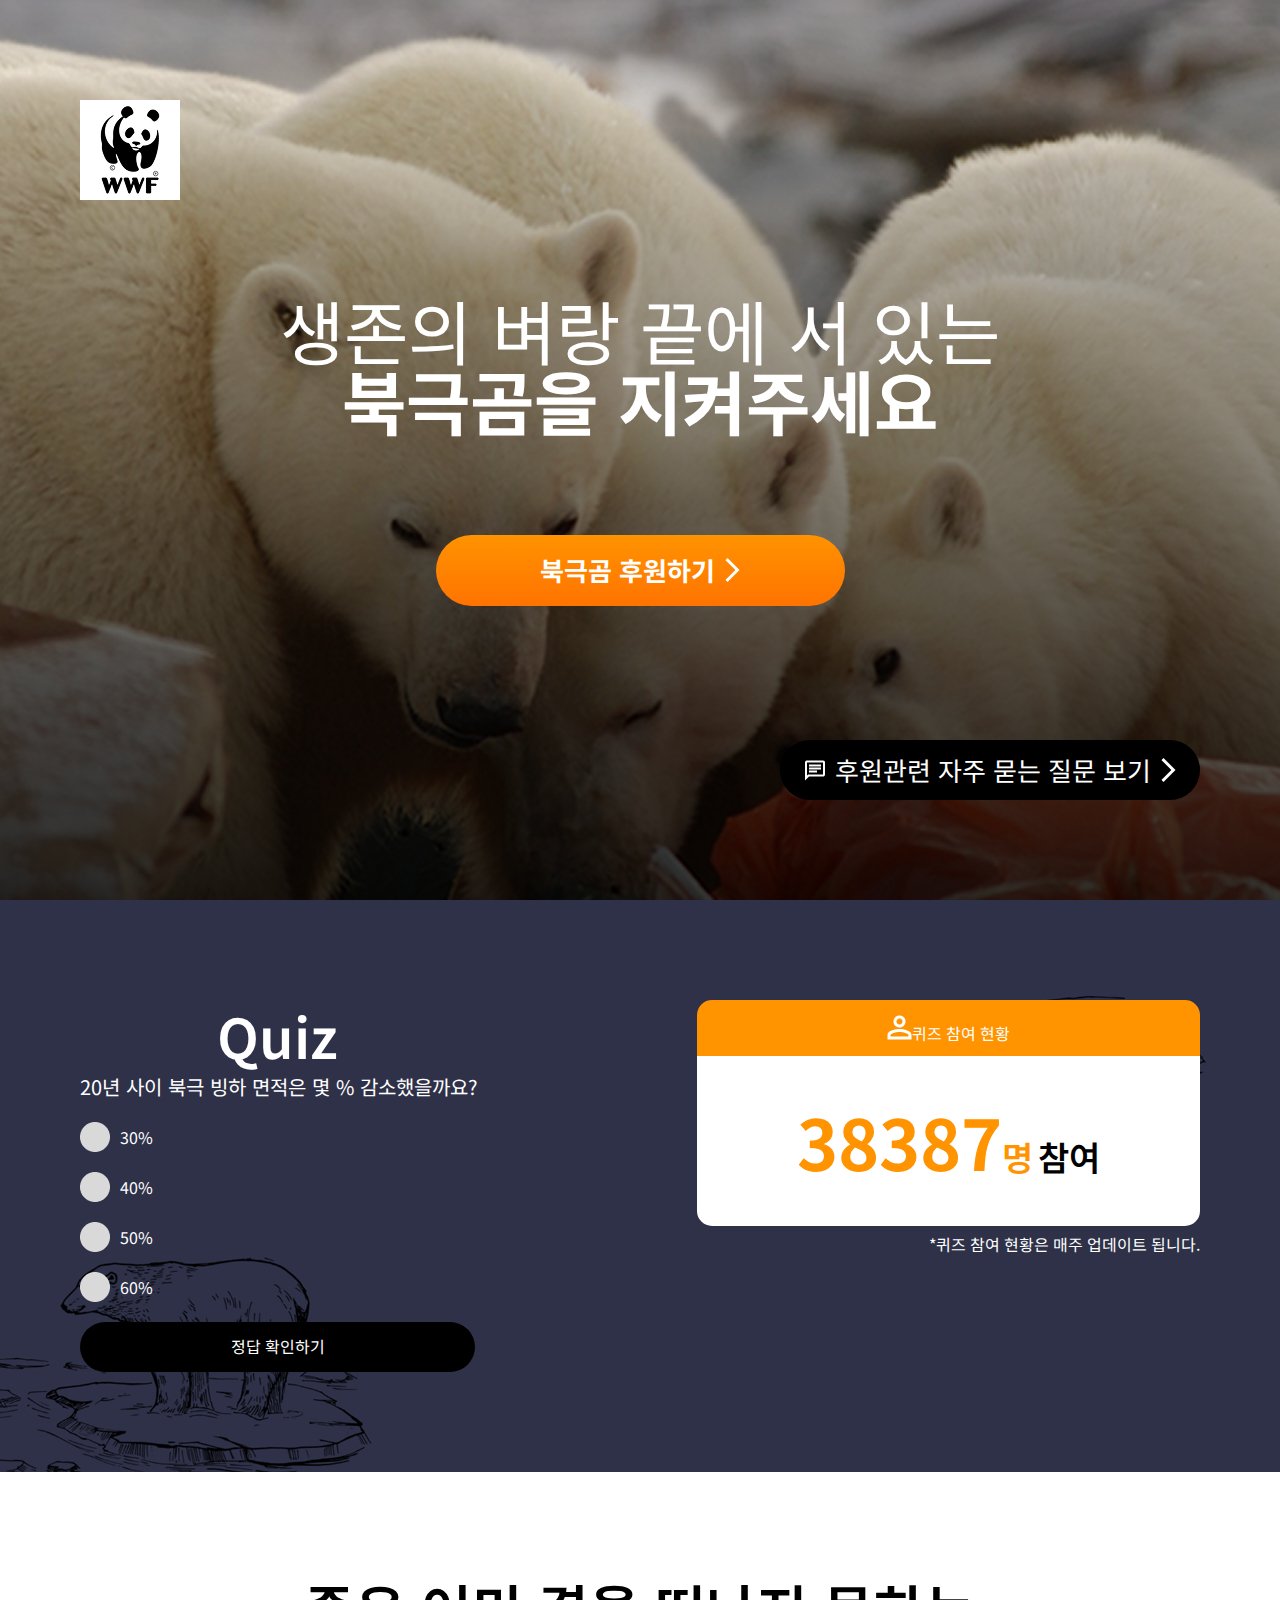
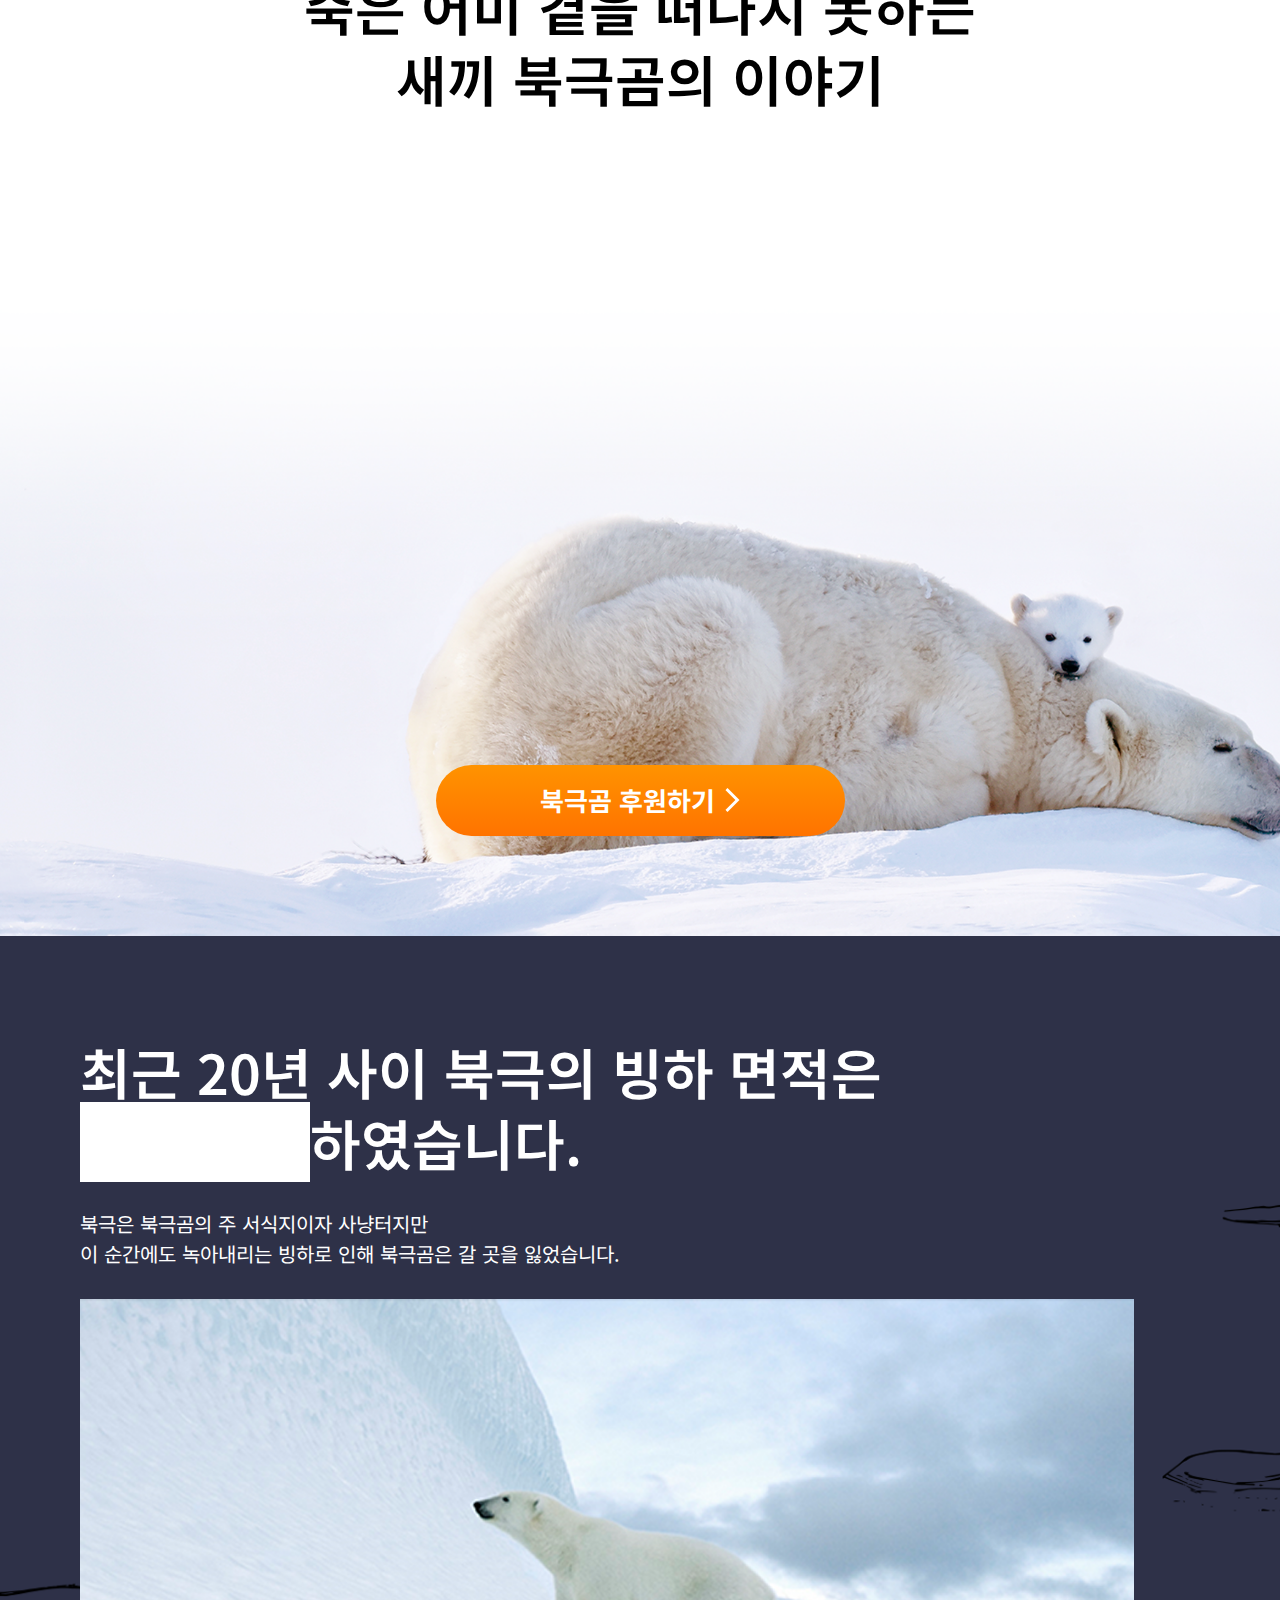
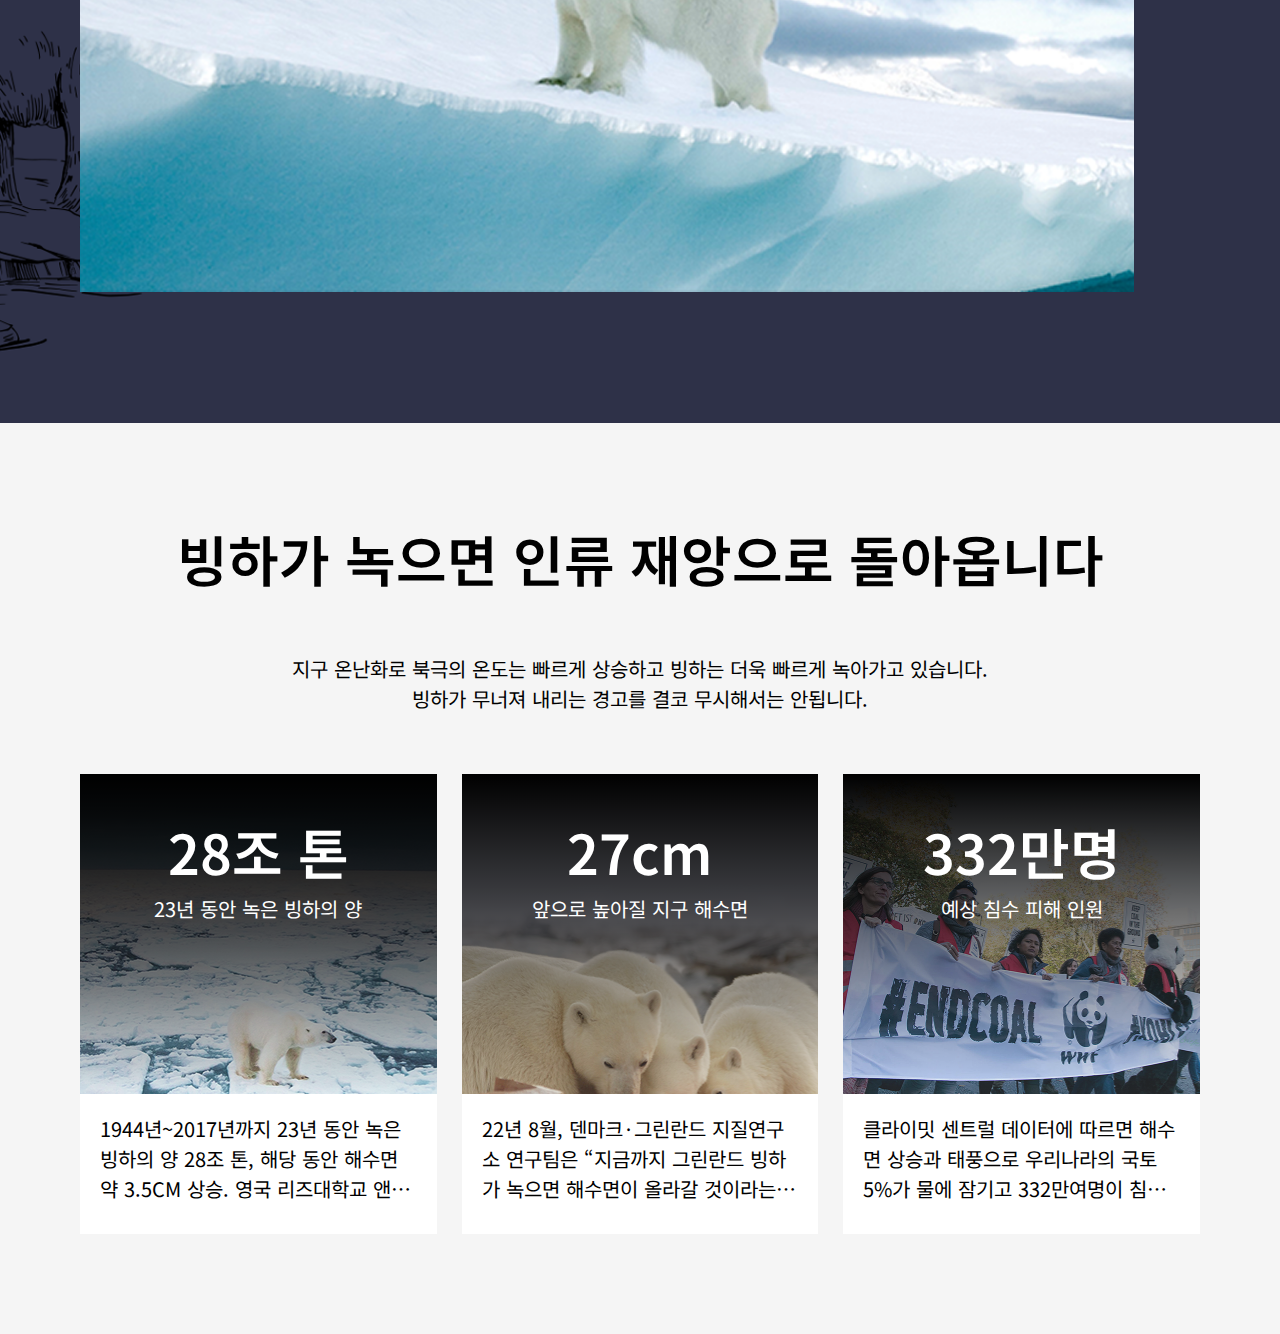
<file: index.html>
<!DOCTYPE html>
<html lang="ko">
<head>
    <meta charset="UTF-8">
    <meta name="viewport" content="width=device-width, initial-scale=1.0">
    <meta name="description" content="WWF는 1961년에 설립된 세계 최대 비영리 환경보전 기관으로, 세계 100여 개국에서 600만 후원자들과 함께. 활발히 활동하고 있습니다.">
    <meta name="keywords" content="북극곰보호, 북극곰, WWF, 지구온난화, 북극곰보전, 환경보전">
    <title>WWF 북극곰 보호 캠페인</title>
    <!-- css 및 favicon 연결 -->
    <link rel="shortcut icon" href="./images/logo.png" type="image/x-icon">
    <link rel="stylesheet" href="./styles/reset.css">
    <link rel="stylesheet" href="./styles/common.css">
    <link rel="stylesheet" href="./styles/index.css">
    <link rel="stylesheet" href="./styles/responsive.css">
    <!-- 웹 글꼴 -->
    <link rel="preconnect" href="https://fonts.googleapis.com">
    <link rel="preconnect" href="https://fonts.gstatic.com" crossorigin>
    <link href="https://fonts.googleapis.com/css2?family=Montserrat:ital,wght@0,100..900;1,100..900&family=Noto+Sans+KR:wght@100..900&display=swap" rel="stylesheet">
</head>
<body>
    <!-- 전체 묶음 -->
    <div id="wrap">
        <!-- --------------------------------------1행---------------------------------- -->
        <div class="row1 bg">
            <div class="container" id="visual">
                <h1 class="logo"><a href="#"><img src="./images/logo.png" alt="공식 홈페이지 이동"></a></h1>
                <h1 class="title">
                    생존의 벼랑 끝에 서 있는<br>
                    <em>북극곰을 지켜주세요</em>
                </h1>
                <a href="#" class="donate_btn">북극곰 후원하기<img src="./images/arrow_forward_ios.png" alt="#"></a>
                <a href="#" class="qna_btn"><img src="./images/icon_chat.png" alt="#" class="chat"><span>후원관련 자주 묻는 질문 보기</span><img src="./images/arrow_forward_ios.png" alt="#"></a>
            </div>
        </div>
        <!-- --------------------------------------2행---------------------------------- -->
        <div class="row2 bg">
            <ul class="container" id="quiz">
                <li class="quiz_list">
                    <h2>Quiz</h2>
                    <p>20년 사이 북극 빙하 면적은 몇 % 감소했을까요?</p>
                    <form action="#" method="post" name="quiz_Frm">
                        <ul class="list">
                            <li><input type="radio" name="quiz_q" id="q30" value="q30"><label for="q30">30%</label></li>
                            <li><input type="radio" name="quiz_q" id="q40" value="q40"><label for="q40">40%</label></li>
                            <li><input type="radio" name="quiz_q" id="q50" value="q50"><label for="q50">50%</label></li>
                            <li><input type="radio" name="quiz_q" id="q60" value="q60"><label for="q60">60%</label></li>
                        </ul>
                        <button type="button" id="quiz_answer_btn"><span>정답 확인하기</span></button>
                    </form>
                </li>
                <li class="quiz_current">
                    <dl class="status">
                        <dt><img src="./images/icon_per.png" alt=""><span>퀴즈 참여 현황</span></dt>
                        <dd><em>38387</em><span>명</span>참여</dd>
                    </dl>
                    <p>*퀴즈 참여 현황은 매주 업데이트 됩니다.</p>
                </li>
            </ul>
        </div>
        <!-- --------------------------------------3행---------------------------------- -->
        <div class="row3 bg">
            <div class="container" id="story">
                <h2>죽은 어미 곁을 떠나지 못하는<br>
                새끼 북극곰의 이야기</h2>
                <iframe width="1310" height="737" src="https://www.youtube.com/embed/J6j7j2pxRII?mute=1&autoplay=1&loop=1&controls=0&playlist=J6j7j2pxRII" title="북극곰 타라 캠페인" frameborder="0" allow="accelerometer; autoplay; clipboard-write; encrypted-media; gyroscope; picture-in-picture; web-share" referrerpolicy="strict-origin-when-cross-origin" allowfullscreen></iframe>
                <a href="#" class="donate_btn">북극곰 후원하기<img src="./images/arrow_forward_ios.png" alt="#"></a>
            </div>
        </div>
        <!-- --------------------------------------4행---------------------------------- -->
        <div class="row4 bg">
            <div class="container" id="reduce">
                <h2>최근 20년 사이 북극의 빙하 면적은<br><em>50% 감소</em>하였습니다.</h2>
                <p>북극은 북극곰의 주 서식지이자 사냥터지만<br>
                이 순간에도 녹아내리는 빙하로 인해 북극곰은 갈 곳을 잃었습니다.</p>
                <p>
                    <img src="./images/50_bear.png" alt="녹아가는 빙하 위에서 갈 곳을 잃은 북극곰">
                </p>
            </div>
        </div>
        <!-- --------------------------------------5행---------------------------------- -->
        <div class="row5 bg">
            <div class="container" id="crime">
                <h2>빙하가 녹으면 인류 재앙으로 돌아옵니다</h2>
                <p>지구 온난화로 북극의 온도는 빠르게 상승하고 빙하는 더욱 빠르게 녹아가고 있습니다.<br>
                빙하가 무너져 내리는 경고를 결코 무시해서는 안됩니다.</p>
                <ul class="card_list">
                    <li class="card">
                        <dl>
                            <dt>28조 톤</dt>
                            <dd>23년 동안 녹은 빙하의 양</dd>
                        </dl>
                        <p>1944년~2017년까지 23년 동안 녹은 빙하의 양 28조 톤, 해당 동안 해수면 약 3.5CM 상승. 영국 리즈대학교 앤드루 셰퍼드 교수는 “해수면이 1cm 높아질 때 600만명이 터전을 잃는다” 라고 했습니다.</p>
                    </li>
                    <li class="card">
                        <dl>
                            <dt>27cm</dt>
                            <dd>앞으로 높아질 지구 해수면</dd>
                        </dl>
                        <p>22년 8월, 덴마크·그린란드 지질연구소 연구팀은 “지금까지 그린란드 빙하가 녹으면 해수면이 올라갈 것이라는 결과가 나왔지만 27cm는 지금껏 나온 예측치의 두배 수준” 이라고 말했습니다.</p>
                    </li>
                    <li class="card">
                        <dl>
                            <dt>332만명</dt>
                            <dd>예상 침수 피해 인원</dd>
                        </dl>
                        <p>클라이밋 센트럴 데이터에 따르면 해수면 상승과 태풍으로 우리나라의 국토 5%가 물에 잠기고 332만여명이 침수 피해 가능성이 있다고 예측됩니다.</p>
                    </li>
                </ul>
            </div>
        </div>
    </div>
</body>
</html>
</file>
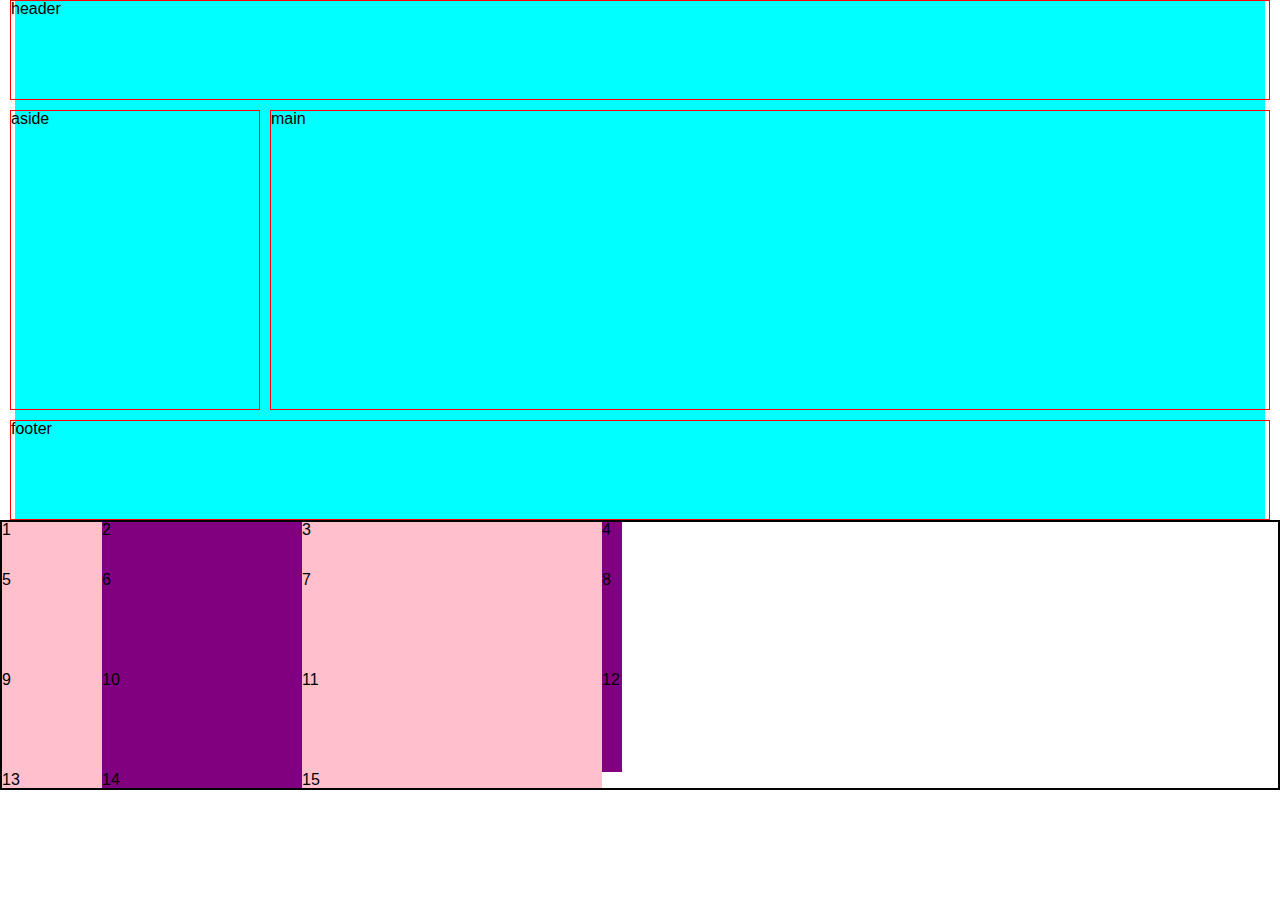
<file: grid.html>
<!DOCTYPE html>
<html lang="en">
<head>
    <meta charset="UTF-8">
    <meta name="viewport" content="width=device-width, initial-scale=1.0">
    <title>grid | css</title>
    <link rel="stylesheet" href="./styles/reset.css">
    <style>
        #root {background: aqua;
        display: grid;
        grid-template-areas: 
        'header header'
        'aside main'
        'footer footer';
        width: 1250px;
        margin: 0 auto;
        grid-template-rows: 100px 300px 100px;
        grid-template-columns: 250px 1000px;
        justify-content: center;
        gap: 10px;
    }
        #root *{border: 1px red solid;}
        #root header {grid-area:header;}
        #root aside {grid-area:aside;}
        #root main {grid-area:main}
        #root footer {grid-area: footer;}





        /* ------------------- */
        .grid {
            border:2px solid #000;
            display: grid; grid-template-columns: 100px 200px 300px 20px;
            grid-template-rows: 50px repeat(2 , 100px);
        }
        .grid li {background: purple;}
        .grid li:nth-child(odd) {background: pink;}
    </style>
</head>
<body>
    <div id="root">
        <header>
            header
        </header>
        <aside>
            aside
        </aside>
        <main>
            main
        </main>
        <footer>
            footer
        </footer>
    </div>
    <ul class="grid">
        <li>1</li>
        <li>2</li>
        <li>3</li>
        <li>4</li>
        <li>5</li>
        <li>6</li>
        <li>7</li>
        <li>8</li>
        <li>9</li>
        <li>10</li>
        <li>11</li>
        <li>12</li>
        <li>13</li>
        <li>14</li>
        <li>15</li>
    </ul>
</body>
</html>
</file>
<file: styles/common.css>
:root {
    /* 색상 */
    --color-white:#fff;
    --color-black:#000;
    --color-f5gray: #f5f5f5;
    --color-vivid_orange1: #ff7300;
    --color-pale_orange2: #ff9300;

    /* 글꼴 -desktop */

    --d-title-70: 4.375rem;
    --d-subtitle-55: 3.438rem;
    --d-content-20: 1.25rem;
    --d-donate-34: 2.125rem;
    --d-qna-26: 1.625rem;

    /* 글꼴 -tablet */

    --t-title-50: 3.125rem;
    --t-subtitle-40: 2.5rem;
    --t-content-16: 1rem;
    --tm-donate-22: 1.375rem;
    --tm-qna-20: 1.25rem;

    /* 글꼴 -mobile */

    --m-title-30: 1.875rem;
    --m-subtitle-25: 1.563rem;
    --m-content-14: 0.875rem;

    /* 행간 */
    --line-150: 1.5;
    --line-130: 1.3;

    /* 자간 */
    --letter-minus2:-0.02;

    /* 굵기 */
    --weight-medium:500;
    --weight-semibold:600;
    --weight-bold:700;
}

/* 공통 common.css */

#wrap .bg {
    background-repeat: no-repeat;
    background-size: cover;
    background-position: center;
    padding: 100px 80px;}
 /* 반복되는 백그라운드 너비 위치 등등 */
#wrap .bg .container {
    max-width: 1250px; min-width: 320px;
    margin: 0 auto;
    height: 100vh;
}


#wrap .bg .container .donate_btn {
    background: linear-gradient(var(--color-pale_orange2),var(--color-vivid_orange1));
    border-radius: 50px;
    width: 409px;
    height: 71px;
    display: flex;
    flex-flow: row nowrap;
    justify-content: center;
    align-items: center;
    padding : 20px;
    font-weight: var(--weight-bold);
    font-size: var(--d-qna-26);
    color: var(--color-white);
    gap: 10px;
}

#wrap .bg .container .donate_btn img {
    
}
#wrap .bg .container h2 {
    text-align: center;
    font-size: var(--d-subtitle-55);
    line-height: var(--line-130);
    font-weight: var(--weight-semibold);
    letter-spacing: var(--letter-minus2,0);
}
#wrap .bg .container h2+p {
    font-size: var(--d-content-20);
    line-height: var(--line-150);
}
</file>
<file: styles/index.css>
#wrap {}
/* ========================================1행 main======================================== */

#wrap .row1 {
    background-image: url(../images/main_bg.png);
    position: relative;
    padding: 0 80px
}
#wrap .row1::after {
    content: '';
    display: block;
    width:100% ; height: 100%;
    background: linear-gradient(transparent, rgba(0,0,0,0.8));
    position:absolute;
    left:0;
    top:0;
    z-index:100; /* position 선택속성 */
}
#wrap .row1 #visual {
    position: relative;
    display: flex;
    flex-flow: column nowrap;
    justify-content: center;
    align-items: center;
    z-index: 200;
    gap: 100px;
}
#wrap .row1 #visual .logo {
    position: absolute;
    left: 0;
    top : 100px;
}
#wrap .row1 #visual .logo a {
}
#wrap .row1 #visual .logo a  img {}
#wrap .row1 #visual .title {
    color: var(--color-white);
    font-size: var(--d-title-70);
    text-align: center;
}
#wrap .row1 #visual .title em {
    font-weight: var(--weight-bold);
}
#wrap .row1 #visual .donate_btn {
    
}
#wrap .row1 #visual .donate_btn img {
}
#wrap .row1 #visual .title em {}
#wrap .row1 #visual .qna_btn {
    color: var(--color-white);
    width: 420px;
    height: 60px;
    background-color: var(--color-black);
    border-radius: 30px;
    font-size: var(--d-qna-26);
    display: flex;
    flex-flow: row nowrap;
    justify-content: center;
    align-items: center;
    gap: 10px;
    position: absolute;
    right: 0;
    bottom: 100px;
}
#wrap .row1 #visual .qna_btn img {}
#wrap .row1 #visual .qna_btn span {}

/* ========================================2행 quiz======================================== */

#wrap .row2 {
    background-image: url(../images/quiz_bg.png);
}
#wrap .row2 #quiz {}
#wrap .row2 #quiz {
    display: grid;
    grid-template-areas:
    'A B';
    grid-template-columns: repeat(2, 1fr);
    height: max-content;
    color: var(--color-white);
}
#wrap .row2 #quiz > * {
}

/* 2행 - 1 */
#wrap .row2 #quiz .quiz_list {grid-area:A;
}
#wrap .row2 #quiz .quiz_list h2 {
    width: 395px;
}
#wrap .row2 #quiz .quiz_list p {
    margin-bottom: 20px;
}
#wrap .row2 #quiz .quiz_list form {
}
#wrap .row2 #quiz .quiz_list form .list {}
#wrap .row2 #quiz .quiz_list form .list li {/* 
    display: flex;
    flex-wrap: row nowrap;
    justify-content: flex-start;
    align-items: center; */
    line-height: 30px;
    padding-bottom: 20px;
}
#wrap .row2 #quiz .quiz_list form .list li:last-child {
    padding-bottom: 0px;
}
#wrap .row2 #quiz .quiz_list form .list li input {}
#wrap .row2 #quiz .quiz_list form .list li input[id^=q] {display:none;}
#wrap .row2 #quiz .quiz_list form .list li input[id^=q]:checked+label {
    background-image: url(../images/check_on.png);
}
#wrap .row2 #quiz .quiz_list form .list li > label {
    background-image: url(../images/check_off.png);
    background-repeat: no-repeat;
    padding-left: 40px;
    line-height: 30px;
    display: inline-block;
}
#wrap .row2 #quiz .quiz_list form #quiz_answer_btn {
    background-color: var(--color-black);
    line-height: var(--line-130);
    width: 395px;
    height: 50px;
    border-radius: 25px;
    margin-top: 20px;
}
#wrap .row2 #quiz .quiz_list form #quiz_answer_btn span {
    color: var(--color-white);
    line-height: var(--line);
}

/* 2행 - 2 */
#wrap .row2 #quiz .quiz_current {grid-area:B;

}
#wrap .row2 #quiz .quiz_current .status {
    width: max-content;
    height: max-content;
    float: right;
}
#wrap .row2 #quiz .quiz_current .status dt {
    background:linear-gradient(var(--color-pale_orange2,--color-vivid_orange1));
    text-align: center;
    padding: 15px 0;
    border-top-left-radius: 15px;
    border-top-right-radius: 15px;
}
#wrap .row2 #quiz .quiz_current .status dt img {}
#wrap .row2 #quiz .quiz_current .status dt img span {}
#wrap .row2 #quiz .quiz_current .status dd {
    padding: 50px 100px;
    background:var(--color-white);
    border-bottom-left-radius: 15px;
    border-bottom-right-radius: 15px;
    font-size: var(--d-donate-34);
    color: var(--color-black);
    font-weight: var(--weight-semibold);
}
#wrap .row2 #quiz .quiz_current .status dd em {
    font-size: var(--d-title-70);
    color: var(--color-pale_orange2);
    font-weight: var(--weight-bold);
}
#wrap .row2 #quiz .quiz_current .status dd span {
    color: var(--color-pale_orange2);
    font-weight: var(--weight-semibold);
    font-size: var(--d-donate-34);
    margin-right: 5px;
}
#wrap .row2 #quiz .quiz_current p { 
    clear:both;
    float: right;
    margin-top: 10px;
}

/* ========================================3행 video======================================== */

#wrap .row3 {background-image: url(../images/video_bg.png);}
#wrap .row3 .container {
    display: flex;
    flex-flow: column nowrap;
    justify-content: center;
    align-items: center;
    height: max-content;
}
#wrap .row3 .container h2 {
    font-weight: var(--weight-semibold);
    margin: 0 0 50px;
}
#wrap .row3 .container iframe {
    width: 1000px;
    height: 550px;
    margin: 0 0 50px;
}
#wrap .row3 .container .donate_btn {
}
#wrap .row3 .container .donate_btn img {}

/* ========================================4행 reduce======================================== */

#wrap .row4 {background-image: url(../images/50_bg.png);}

#wrap .row4 #reduce {color: var(--color-white);
    height: 100%
}
#wrap .row4 #reduce h2 {
    text-align: left;
    margin-bottom: 30px;
}

#wrap .row4 #reduce h2 em {
    position: relative;
}

#wrap .row4 #reduce h2 em::after {
    content: ''; display: inline-block;
    background-color: var(--color-white);
    position: absolute;
    left: 0; top: 0; width: 100%; height: 100%;
    z-index: 10;
}
#wrap .row4 #reduce h2 em span {
    font-weight: var(--weight-bold);
    color: var(--color-black);
    z-index: 11; position: relative;
}
#wrap .row4 #reduce p{margin-bottom: 30px;}
#wrap .row4 #reduce p img{
    object-fit: cover;
    height: 593px;
}

/* ========================================5행 crisis======================================== */

#wrap .row5 {background-color: var(--color-f5gray);}
#wrap .row5 .container {
    height: max-content;
    display: flex;
    flex-flow: column nowrap;
    justify-content: center;
    align-items: center;
    gap: 60px;
}
#wrap .row5 .container h2 {}

#wrap .row5 .container h2+p {
    /* width: 300px;
    white-space: nowrap;
    overflow: hidden;
    text-overflow: ellipsis; */
}
/* 한줄 말줄임 처리(br제거) */

#wrap .row5 .container h2+p br {}

#wrap .row5 .container > p {
    font-size: var(--d-content-20);
    text-align: center;
}
#wrap .row5 .container .card_list {
    display: grid;
    width: 100%;
    grid-template-columns: repeat(3, 1fr); gap: 25px;

}
#wrap .row5 .container .card_list .card {
    padding-bottom: 30px;
    background-color: var(--color-white);
}

#wrap .row5 .container .card_list .card dl::after {
    background: linear-gradient(var(--color-black), transparent);
    content: ''; display: block;
    position: absolute; left: 0; top: 0; width: 100%; height: 100%;
    z-index: 90;
}

#wrap .row5 .container .card_list .card dl {
    /* display: flex;
    flex-flow: column nowrap;
    justify-content: center;
    align-items: center; */
    text-align: center;
    padding-top: 50px;
    max-width: 400px;
    height: 320px;
    position: relative;
    color: var(--color-white);
}
#wrap .row5 .container .card_list .card dl dt {
    z-index: 100;
    font-size: var(--d-subtitle-55);
    font-weight: var(--weight-semibold);
    margin-bottom: 20px;
    position: relative;
}
#wrap .row5 .container .card_list .card dl dd {
    z-index: 100;
    font-size: var(--d-content-20);
    position: relative;
}
#wrap .row5 .container .card_list .card p {
    padding: 20px 20px 0;
    max-height: 100%;
    line-height: var(--line-150);
    font-size: var(--d-content-20);
    letter-spacing: var(--letter-minus2);
    
    
    overflow: hidden;
    display: -webkit-box;
    -webkit-line-clamp: 3;
    -webkit-box-orient: vertical;
    text-overflow: ellipsis;
}

/* card -1 */

#wrap .row5 .container .card_list .card:nth-child(1) {}
#wrap .row5 .container .card_list .card:nth-child(1) dl {
    background-image: url(../images/card_crisis_1.png) ;
}
#wrap .row5 .container .card_list .card:nth-child(1) dl dt {}
#wrap .row5 .container .card_list .card:nth-child(1) dl dd {}
#wrap .row5 .container .card_list .card:nth-child(1) p {}

/* card -2 */

#wrap .row5 .container .card_list .card:nth-child(2) {}
#wrap .row5 .container .card_list .card:nth-child(2) dl{
    background-image: url(../images/card_crisis_2.png);
}
#wrap .row5 .container .card_list .card:nth-child(2) dl dt {}
#wrap .row5 .container .card_list .card:nth-child(2) dl dd {}
#wrap .row5 .container .card_list .card:nth-child(2) p {}

/* card -3 */

#wrap .row5 .container .card_list .card:nth-child(3) {}
#wrap .row5 .container .card_list .card:nth-child(3) dl {
    background-image: url(../images/card_crisis_3.png);
}
#wrap .row5 .container .card_list .card:nth-child(3) dl dt {}
#wrap .row5 .container .card_list .card:nth-child(3) dl dd {}
#wrap .row5 .container .card_list .card:nth-child(3) p {
}
</file>
<file: styles/responsive.css>
/* 태블릿 */
@media screen and (max-width:1250px) {
    /* 전체 너비가 가변형, 좌우 여백 80px */
    /* 공통 */
    #wrap .bg .container h2 {
        font-size: var(--t-subtitle-40);
    }
    #wrap .bg {padding: 100px 80px;}
    /* ======================= 1행 ======================= */
    #wrap .row1 {padding: 0 80px;}
    #wrap .row1 #visual .title {font-size: var(--t-title-50);}
    #wrap .bg .container .donate_btn {
        font-size:var(--tm-donate-22);
        width: 300px;
        height: 60px;
        padding: 20px;

    }
    #wrap .bg .container .donate_btn img {
        height: 22px;
        transform: translateY(2px);
    }
    #wrap .row1 #visual .qna_btn {
        font-size: var(--tm-qna-20);
    }
    /* ======================= 2행 ======================== */
    #wrap .bg .container h2+p {
        font-size: var(--t-content-16);
    }
    #wrap .row2 #quiz .quiz_current .status dt {
        font-size: var(--tm-donate-22);
    }
    #wrap .row2 #quiz .quiz_current .status dt img {
        width: 24px;
        height: 24px;
        margin-right: 10px;
        transform: translateY(3px);
    }

    #wrap .row2 #quiz .quiz_list form #quiz_answer_btn {
        width: 300px;
        height: 50px;
    }
    #wrap .row2 #quiz .quiz_current .status dd {
        font-size: var(--tm-donate-22);
        padding: 50px;
    }
    #wrap .row2 #quiz .quiz_current .status dd em{
        font-size:var(--t-subtitle-40)
    }
    #wrap .row2 #quiz .quiz_current .status dd span {
        font-size: var(--tm-donate-22);
    }
    #wrap .row2 #quiz .quiz_current p {
        font-size: var(--t-content-16);
    }

    /* ======================= 3행 ======================== */
    #wrap .row3 .container h2 {
    }
    #wrap .row3 .container iframe {
        width: 100%;
        height:486px ;
    }
    /* ======================= 4행 ======================== */
    #wrap .row4 #reduce p img{
        width: 100%;
    }
    /* ======================= 5행 ======================== */
    #wrap .row5 .container .card_list .card dl {
        padding: 50px 0;
    }
    #wrap .row5 .container .card_list .card dl dt {
        font-size: var(--t-subtitle-40);
    }
    #wrap .row5 .container .card_list .card dl dd {
        font-size: var(--t-content-16);
    }
    #wrap .row5 .container .card_list .card p {
        font-size: var(--t-content-16);
    }
}

/* ================= 모바일 ================ */
@media screen and (max-width:849px) {
    /* ======================= 공통 ======================= */
    #wrap .bg {
        padding: 50px 15px;
        min-width: 320px;
    }
    #wrap .bg .container h2 {
        font-size: var(--m-subtitle-25);
    }
    /* ======================= 1행 ======================= */
    #wrap .row1 {padding: 0 15px;}
    #wrap .row1 #visual {
        gap:50px;
    }
    #wrap .row1 #visual .logo {
        top : 150px;
    }
    #wrap .row1 #visual .title {font-size: var(--m-title-30);}
    #wrap .bg .container .donate_btn {
        font-size:var(--tm-donate-22);
        width: 300px;
        height: 60px;
        padding: 20px;

    }
    #wrap .bg .container .donate_btn img {
        height: 22px;
        transform: translateY(2px);
    }
    #wrap .row1 #visual .qna_btn {
        font-size: var(--tm-qna-20);
        bottom: 150px;
    }
    #wrap .row1 #visual .qna_btn img:nth-child(1) {display: none}
    /* ======================= 2행 ======================= */

        
    #wrap .row2 #quiz {
        display: grid;
        grid-template-areas:
        'A'
        'B';
        grid-template-columns: repeat(1, 1fr);
        grid-template-rows: repeat(2, 1fr);
    }

    #wrap .row2 #quiz .quiz_list h2 {
        width: 100%;
    }

    #wrap .row2 #quiz .quiz_list p {
        margin-bottom: 10px;
    }
    #wrap .row2 #quiz .quiz_list form #quiz_answer_btn {
        width: 100%;
        height: 40px;
        text-align: center;
    }
    #wrap .row2 #quiz .quiz_current {
        grid-area:B; height: max-content;
    }
    #wrap .row2 #quiz .quiz_current .status {float: none;
        margin: 40px auto 0;
    }

    #wrap .row2 #quiz .quiz_current p {float: none;
        text-align: center;
        
    }

    /* ======================= 3행 ======================= */
    #wrap .row3 .container iframe {
        width: 100%;
        height:230px ;}
    /* ======================= 4행 ======================= */
    /* ======================= 5행 ======================= */
    
    #wrap .row5 .container {height: max-content;}
    #wrap .row5 .container .card_list {
        grid: none;
        width: 100%;
    }
    #wrap .row5 .container .card_list .card dl {
        padding: 60px 0;
        max-width: 100%;
        height: max-content;
    }
    #wrap .row5 .container .card_list .card:nth-child(1) dl{
        background-repeat: no-repeat;
        background-size: cover;
        background-position: bottom;
    }
    #wrap .row5 .container .card_list .card:nth-child(2) dl{
        background-repeat: no-repeat;
        background-size: cover;
        background-position: bottom;
    }
    #wrap .row5 .container .card_list .card:nth-child(3) dl{
        background-repeat: no-repeat;
        background-size: cover;
        background-position: center;
    }
}
</file>
